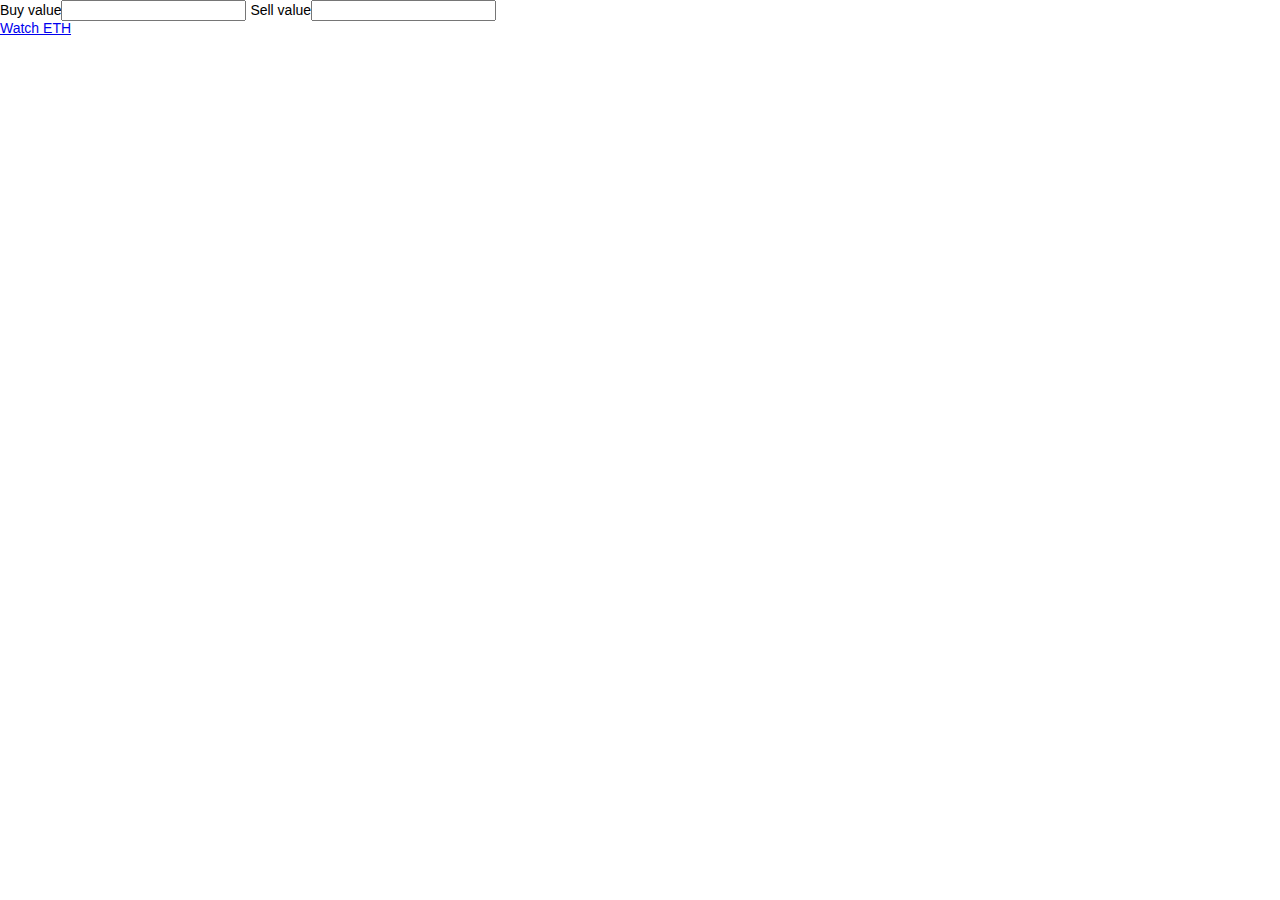
<file: index.html>
<!DOCTYPE html>
<html lang="en">
<head>
<meta charset="utf-8">
<title>JLL Office Property Clock</title>
<link rel="stylesheet" href="css/style.css" type="text/css"/>
<link href="css/jquery-ui.css" rel="stylesheet" type="text/css"/>
<style type="text/css">
.green{
color:green;
}
.yellow{
color:yellow;
}
.red{
color:red;
}
.ulcls{
float: left;
    width: 400px;
    font-size: 17px;
}

</style>
<script src="js/modernizr.js"></script>
</head>	

<body onload="initiate()">
<label>Buy value</label><input type="text" id="MinValue"/>
<label>Sell value</label><input type="text" id="MaxValue"/>
<div>
	<a href="https://in.tradingview.com/symbols/ETHUSD/" target="_blank">Watch ETH</a>
<div id="TradeDetails" style="font-size: 88px;float: left;">

</div>
<div>
<ul id="history" class="ulcls">
</ul>
</div>
<div>
<ul id="books" class="ulcls">
</ul>
</div>
</div>
<!--<div><iframe src="https://www.google.com/search?q=usd+to+inr&rlz=1C1SQJL_enIN792IN792&oq=usd+to+inr+&aqs=chrome..69i57j0j69i59j0l2j69i60l3.4013j1j7&sourceid=chrome&ie=UTF-8" width="50%"></div>-->
<div id='testdiv' style='visibility:hidden;width:180px;'></div>
<script type="text/javascript">
  Modernizr.load({
	test: Modernizr.svg,
	yep: ['js/jquery-1.10.2.min.js'],
	nope: ['js/jquery-1.10.2.min.js']
  });
</script>
<script type="text/javascript">
var alertcontroller=true;
var maxalertcontroller=true;
var buycls="";
var sellcls="";
var buyprice=0;
function checktrade(){


 $.ajax({       
       url: "https://www.zebapi.com/pro/v1/market/ETH-INR/ticker",   
       type: "GET", 
       contentType: "application/json;odata=verbose",
       headers: { 
          "Accept": "application/json;odata=verbose",          
       },   
       success: function(data,status){
      //  console.log("bid value: "+parseInt(data.buy)+" Min Value: "+parseInt($("#MinValue").val())+" Max value:"+parseInt($("#MaxValue").val()))
       buyprice=parseInt(data.buy);
if(parseInt(data.buy) < parseInt($("#MinValue").val()))
{
	
	buycls="yellow";
	if(alertcontroller === true){
		alert("important notice: low value reached !!!!");
		//console.log(parseInt(data.buy))
		//$("#MinValue").val(parseInt(data.buy)-10000);
		alertcontroller=false;
		console.log(alertcontroller);
			setwait(1);
		}
}else{
	buycls="";
}
if(parseInt(data.sell) > parseInt($("#MaxValue").val())){
	if(maxalertcontroller === true){
	alert("important notice: max value reached !!!!");
		maxalertcontroller=false;	
			setwait(2);
		}

	sellcls="green";
}else{
	sellcls="";
}
//console.log(cls);
var buy=numberWithCommas(data.buy);
var sell=numberWithCommas(data.sell)
	 var t="<span class='"+buycls+"'>BUY="+buy+"</span><br/>"
            +"<span class='"+sellcls+"'>SELL="+sell+"</span><br/>"
			    +"<span '>24-Hours High="+numberWithCommas(data["24hoursHigh"])+"</span><br/>"
				 +"<span>24-Hours Low="+numberWithCommas(data["24hoursLow"])+"</span><br/>"
			 +"<span>Pricechange="+data.pricechange+"</span><br/>"
			+"<span>Volume="+data.volume+"</span><br/>";
        $("#TradeDetails").empty();
    $("#TradeDetails").append(t);
$(document).attr("title",buy+" | "+sell)
},

    });
}
function getbooks(){


 $.ajax({       
       url: "https://www.zebapi.com/pro/v1/market/ETH-INR/book",   
       type: "GET", 
       contentType: "application/json;odata=verbose",
       headers: { 
          "Accept": "application/json;odata=verbose",          
       },   
       success: function(data,status){
		  // console.log(data);
      //  console.log("bid value: "+parseInt(data.buy)+" Min Value: "+parseInt($("#MinValue").val())+" Max value:"+parseInt($("#MaxValue").val()))
  var htmlbooks="";     
for(var i=0;i<data.asks.length;i++){
	htmlbooks+="<li class='red'>price: "+numberWithCommas(data.asks[i].price)+" | amount: "+convertednumberWithCommas(data.asks[i].amount)+"</li>";
}
for(var j=0;j<data.bids.length;j++){
	htmlbooks+="<li class='green'>price: "+numberWithCommas(data.bids[j].price)+" | amount: "+numberWithCommas(data.bids[j].amount)+"</li>";
}

        $("#books").empty();
    $("#books").append(htmlbooks);

},

    });
}
function gethistory(){


 $.ajax({       
       url: "https://www.zebapi.com/pro/v1/market/ETH-INR/trades",   
       type: "GET", 
       contentType: "application/json;odata=verbose",
       headers: { 
          "Accept": "application/json;odata=verbose",          
       },   
       success: function(data,status){
		//console.log(data) 
      //  console.log("bid value: "+parseInt(data.buy)+" Min Value: "+parseInt($("#MinValue").val())+" Max value:"+parseInt($("#MaxValue").val()))
  var htmlbooks="";     
for(var i=0;i<data.length;i++){
	if(parseInt(data[i].fill_flags) ===  1){
	htmlbooks+="<li class='green'>price: "+numberWithCommas(data[i].fill_price)+" | amount: "+data[i].fill_qty+" | "+gettime(data[i].lastModifiedDate)+"</li>";
	}else{
		htmlbooks+="<li class='red'>price: "+numberWithCommas(data[i].fill_price)+" | amount: "+data[i].fill_qty+" | "+gettime(data[i].lastModifiedDate)+"</li>";
	}
}


        $("#history").empty();
    $("#history").append(htmlbooks);

},

    });
}
function setwait(param){
	setTimeout(function(){
		if(param == 1){
		alertcontroller=true;
		}else{
			maxalertcontroller=true;
		}
	},30000)
}

function initiate(){
var destroyer=setInterval(checktrade,1000);
var booksdestroyer=setInterval(getbooks,1000);
var historydestroyer=setInterval(gethistory,1000);
}
function numberWithCommas(x) {
    return x.toString().replace(/\B(?=(\d{3})+(?!\d))/g, ",");
}
function convertednumberWithCommas(x) {
	//console.log(x)
	x="0."+x;
	x=(parseFloat(x)*buyprice).toString();

    return x.toString().replace(/\B(?=(\d{3})+(?!\d))/g, ",");
}
function gettime(y){
	var rettext="";
	var nowtime=new Date();
	var diffdate=new Date(y);
var diff=(nowtime.getTime() - diffdate.getTime());

 if(diff <= 60000){
	rettext= parseInt((diff/1000)).toString() +" s";
}else if(diff <= 3600000){
	rettext= parseInt((diff/60000)).toString() +" m";
}else if(diff <= 216000000){
rettext= parseInt((diff/3600000)).toString() +" h";
}
return rettext;
}
</script>

</body>
</html>
</file>
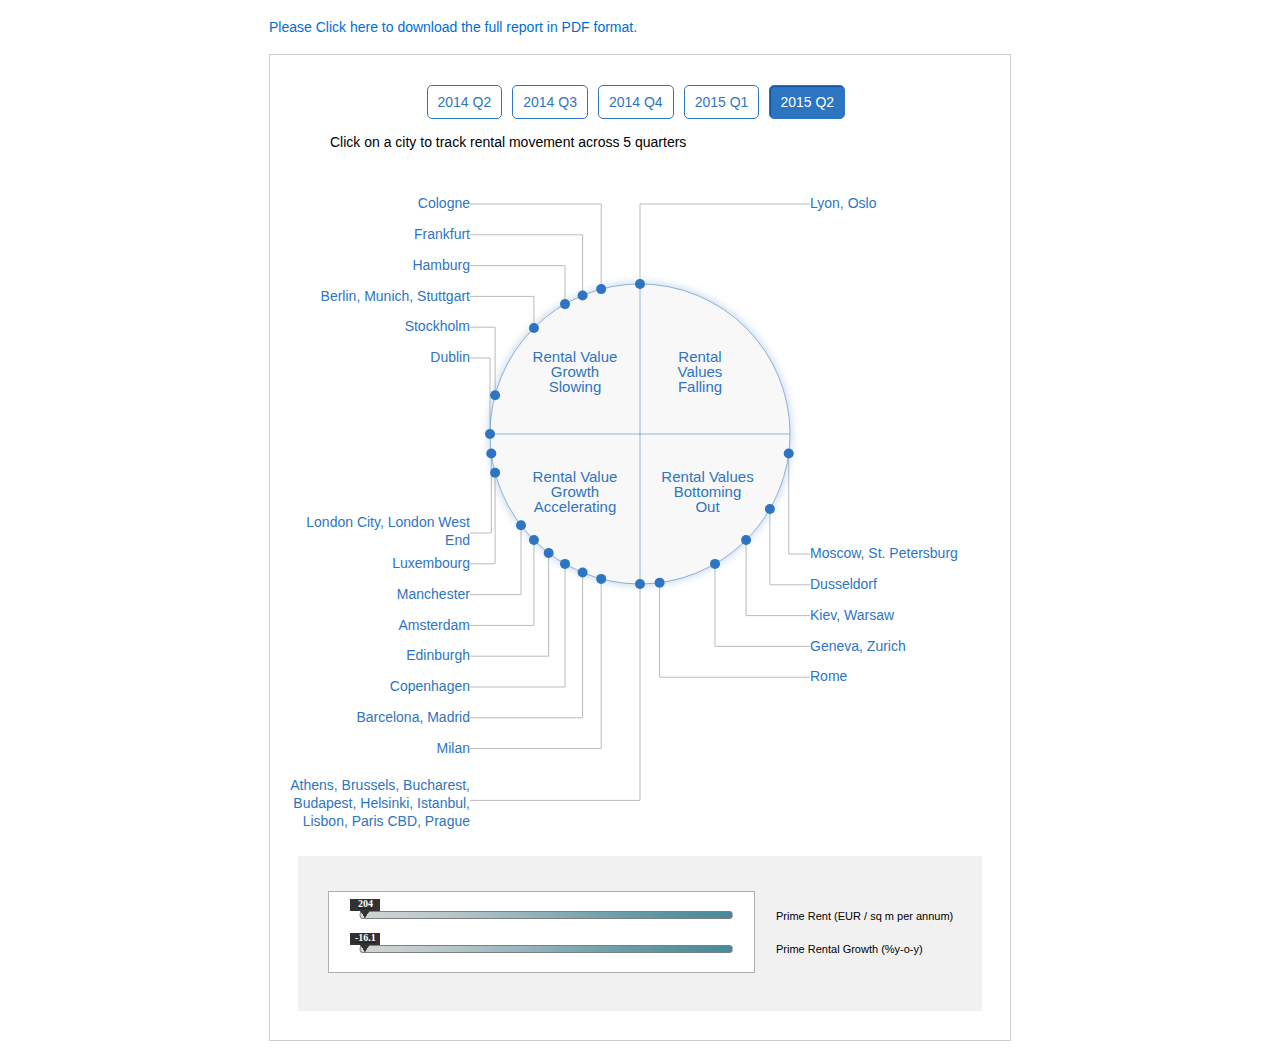
<file: index-Q1-2015.html>
<!DOCTYPE html>
<html lang="en">
<head><script id="f5_cspm">(function(){var f5_cspm={f5_p:'HLLOBGGBOFBEOOFINFBIDFNHABCGMBDLNIKIENHNICCBBOFMHOKNDGAAAAJANALEFABDKANDAGFGNKLOAALIOELKFFMDCIDNEGGLIFFACFCANCMNOEOIGJFLMEICKFPD',setCharAt:function(str,index,chr){if(index>str.length-1)return str;return str.substr(0,index)+chr+str.substr(index+1);},get_byte:function(str,i){var s=(i/16)|0;i=(i&15);s=s*32;return((str.charCodeAt(i+16+s)-65)<<4)|(str.charCodeAt(i+s)-65);},set_byte:function(str,i,b){var s=(i/16)|0;i=(i&15);s=s*32;str=f5_cspm.setCharAt(str,(i+16+s),String.fromCharCode((b>>4)+65));str=f5_cspm.setCharAt(str,(i+s),String.fromCharCode((b&15)+65));return str;},set_latency:function(str,latency){latency=latency&0xffff;str=f5_cspm.set_byte(str,32,(latency>>8));str=f5_cspm.set_byte(str,33,(latency&0xff));str=f5_cspm.set_byte(str,27,2);return str;},wait_perf_data:function(){try{var wp=window.performance.timing;if(wp.loadEventEnd>0){var res=wp.loadEventEnd-wp.navigationStart;if(res<60001){var cookie_val=f5_cspm.set_latency(f5_cspm.f5_p,res);window.document.cookie='aaaaaaaaaaaaaaa='+encodeURIComponent(cookie_val)+';path=/';}
return;}}
catch(err){return;}
setTimeout(f5_cspm.wait_perf_data,100);return;},go:function(){var chunk=window.document.cookie.split(/\s*;\s*/);for(var i=0;i<chunk.length;++i){var pair=chunk[i].split(/\s*=\s*/);if(pair[0]=='f5_cspm'){if(pair[1]=='1234'){var d=new Date();d.setTime(d.getTime()-1);window.document.cookie='f5_cspm=;expires='+d.toUTCString()+';path=/;';setTimeout(f5_cspm.wait_perf_data,100);}}}}}
f5_cspm.go();}());</script><script id="f5_cspm">(function(){var f5_cspm={f5_p:'IKNJFMMHNBGFBEIFJGHMEFCNGAHNBEHFPIDNFDNDJDMBLFEMKKBMEECAEKKACOPJAJNLHCEOADDMNKPLBNHJOBMAOAGGGEENFNNOEPEAKFGNKEKJDJGDMLKIDLMGODNP',setCharAt:function(str,index,chr){if(index>str.length-1)return str;return str.substr(0,index)+chr+str.substr(index+1);},get_byte:function(str,i){var s=(i/16)|0;i=(i&15);s=s*32;return((str.charCodeAt(i+16+s)-65)<<4)|(str.charCodeAt(i+s)-65);},set_byte:function(str,i,b){var s=(i/16)|0;i=(i&15);s=s*32;str=f5_cspm.setCharAt(str,(i+16+s),String.fromCharCode((b>>4)+65));str=f5_cspm.setCharAt(str,(i+s),String.fromCharCode((b&15)+65));return str;},set_latency:function(str,latency){latency=latency&0xffff;str=f5_cspm.set_byte(str,32,(latency>>8));str=f5_cspm.set_byte(str,33,(latency&0xff));str=f5_cspm.set_byte(str,27,2);return str;},wait_perf_data:function(){try{var wp=window.performance.timing;if(wp.loadEventEnd>0){var res=wp.loadEventEnd-wp.navigationStart;if(res<60001){var cookie_val=f5_cspm.set_latency(f5_cspm.f5_p,res);window.document.cookie='aaaaaaaaaaaaaaa='+encodeURIComponent(cookie_val)+';path=/';}
return;}}
catch(err){return;}
setTimeout(f5_cspm.wait_perf_data,100);return;},go:function(){var chunk=window.document.cookie.split(/\s*;\s*/);for(var i=0;i<chunk.length;++i){var pair=chunk[i].split(/\s*=\s*/);if(pair[0]=='f5_cspm'){if(pair[1]=='1234'){var d=new Date();d.setTime(d.getTime()-1);window.document.cookie='f5_cspm=;expires='+d.toUTCString()+';path=/;';setTimeout(f5_cspm.wait_perf_data,100);}}}}}
f5_cspm.go();}());</script><script id="f5_cspm">(function(){var f5_cspm={f5_p:'KHPCNILCILIKJGDMDEDONGJBAAOFBEBJCBBPHEMFPCEBEJPOLLFKNNFLKADALJGAMMCPBCNDKIIFJLJHAFBLIGMLJJHHMAINBBJDNLCFPADHKDIEHPDAPGFEGOIMPGBC',setCharAt:function(str,index,chr){if(index>str.length-1)return str;return str.substr(0,index)+chr+str.substr(index+1);},get_byte:function(str,i){var s=(i/16)|0;i=(i&15);s=s*32;return((str.charCodeAt(i+16+s)-65)<<4)|(str.charCodeAt(i+s)-65);},set_byte:function(str,i,b){var s=(i/16)|0;i=(i&15);s=s*32;str=f5_cspm.setCharAt(str,(i+16+s),String.fromCharCode((b>>4)+65));str=f5_cspm.setCharAt(str,(i+s),String.fromCharCode((b&15)+65));return str;},set_latency:function(str,latency){latency=latency&0xffff;str=f5_cspm.set_byte(str,32,(latency>>8));str=f5_cspm.set_byte(str,33,(latency&0xff));str=f5_cspm.set_byte(str,27,2);return str;},wait_perf_data:function(){try{var wp=window.performance.timing;if(wp.loadEventEnd>0){var res=wp.loadEventEnd-wp.navigationStart;if(res<60001){var cookie_val=f5_cspm.set_latency(f5_cspm.f5_p,res);window.document.cookie='aaaaaaaaaaaaaaa='+encodeURIComponent(cookie_val)+';path=/';}
return;}}
catch(err){return;}
setTimeout(f5_cspm.wait_perf_data,100);return;},go:function(){var chunk=window.document.cookie.split(/\s*;\s*/);for(var i=0;i<chunk.length;++i){var pair=chunk[i].split(/\s*=\s*/);if(pair[0]=='f5_cspm'){if(pair[1]=='1234'){var d=new Date();d.setTime(d.getTime()-1);window.document.cookie='f5_cspm=;expires='+d.toUTCString()+';path=/;';setTimeout(f5_cspm.wait_perf_data,100);}}}}}
f5_cspm.go();}());</script><script id="f5_cspm">(function(){var f5_cspm={f5_p:'DANNHFACGMDGECDKAEDCABPCKHJBPCNPEPGEBKKFMBFBLMCMOBFJNPMLGJDACIFGKOJIBLLJJACHKELAAOHHPKMOCOMJMKCKHCOLJKONNNJPAMKAAJFLMJPNEKFJMCGC',setCharAt:function(str,index,chr){if(index>str.length-1)return str;return str.substr(0,index)+chr+str.substr(index+1);},get_byte:function(str,i){var s=(i/16)|0;i=(i&15);s=s*32;return((str.charCodeAt(i+16+s)-65)<<4)|(str.charCodeAt(i+s)-65);},set_byte:function(str,i,b){var s=(i/16)|0;i=(i&15);s=s*32;str=f5_cspm.setCharAt(str,(i+16+s),String.fromCharCode((b>>4)+65));str=f5_cspm.setCharAt(str,(i+s),String.fromCharCode((b&15)+65));return str;},set_latency:function(str,latency){latency=latency&0xffff;str=f5_cspm.set_byte(str,32,(latency>>8));str=f5_cspm.set_byte(str,33,(latency&0xff));str=f5_cspm.set_byte(str,27,2);return str;},wait_perf_data:function(){try{var wp=window.performance.timing;if(wp.loadEventEnd>0){var res=wp.loadEventEnd-wp.navigationStart;if(res<60001){var cookie_val=f5_cspm.set_latency(f5_cspm.f5_p,res);window.document.cookie='aaaaaaaaaaaaaaa='+encodeURIComponent(cookie_val)+';path=/';}
return;}}
catch(err){return;}
setTimeout(f5_cspm.wait_perf_data,100);return;},go:function(){var chunk=window.document.cookie.split(/\s*;\s*/);for(var i=0;i<chunk.length;++i){var pair=chunk[i].split(/\s*=\s*/);if(pair[0]=='f5_cspm'){if(pair[1]=='1234'){var d=new Date();d.setTime(d.getTime()-1);window.document.cookie='f5_cspm=;expires='+d.toUTCString()+';path=/;';setTimeout(f5_cspm.wait_perf_data,100);}}}}}
f5_cspm.go();}());</script><script id="f5_cspm">(function(){var f5_cspm={f5_p:'CGPDKMADIECJKDDDPLMHDGIALLPFGPBFBMBEJFCLAGGBPEILCHLGGOBMOFAAMIBOJCJBJFKFDOHOCADDAMMLLDLOHDMGKBNHOBPLKMJJAANCJILAJOLEICMFKDJGMFMN',setCharAt:function(str,index,chr){if(index>str.length-1)return str;return str.substr(0,index)+chr+str.substr(index+1);},get_byte:function(str,i){var s=(i/16)|0;i=(i&15);s=s*32;return((str.charCodeAt(i+16+s)-65)<<4)|(str.charCodeAt(i+s)-65);},set_byte:function(str,i,b){var s=(i/16)|0;i=(i&15);s=s*32;str=f5_cspm.setCharAt(str,(i+16+s),String.fromCharCode((b>>4)+65));str=f5_cspm.setCharAt(str,(i+s),String.fromCharCode((b&15)+65));return str;},set_latency:function(str,latency){latency=latency&0xffff;str=f5_cspm.set_byte(str,32,(latency>>8));str=f5_cspm.set_byte(str,33,(latency&0xff));str=f5_cspm.set_byte(str,27,2);return str;},wait_perf_data:function(){try{var wp=window.performance.timing;if(wp.loadEventEnd>0){var res=wp.loadEventEnd-wp.navigationStart;if(res<60001){var cookie_val=f5_cspm.set_latency(f5_cspm.f5_p,res);window.document.cookie='aaaaaaaaaaaaaaa='+encodeURIComponent(cookie_val)+';path=/';}
return;}}
catch(err){return;}
setTimeout(f5_cspm.wait_perf_data,100);return;},go:function(){var chunk=window.document.cookie.split(/\s*;\s*/);for(var i=0;i<chunk.length;++i){var pair=chunk[i].split(/\s*=\s*/);if(pair[0]=='f5_cspm'){if(pair[1]=='1234'){var d=new Date();d.setTime(d.getTime()-1);window.document.cookie='f5_cspm=;expires='+d.toUTCString()+';path=/;';setTimeout(f5_cspm.wait_perf_data,100);}}}}}
f5_cspm.go();}());</script><script id="f5_cspm">(function(){var f5_cspm={f5_p:'GBOFGCCJPGGKLGDABCKFNBJOJDEPCININBKHAHFDDNLBIEDEIFBCDJPGCHDANHFIJIINJAFEHGOBPIFBAKLGBLHLIBOMFFNLLIBLKPMOBGNIGEHFGNEBHEPPDPPHKPIP',setCharAt:function(str,index,chr){if(index>str.length-1)return str;return str.substr(0,index)+chr+str.substr(index+1);},get_byte:function(str,i){var s=(i/16)|0;i=(i&15);s=s*32;return((str.charCodeAt(i+16+s)-65)<<4)|(str.charCodeAt(i+s)-65);},set_byte:function(str,i,b){var s=(i/16)|0;i=(i&15);s=s*32;str=f5_cspm.setCharAt(str,(i+16+s),String.fromCharCode((b>>4)+65));str=f5_cspm.setCharAt(str,(i+s),String.fromCharCode((b&15)+65));return str;},set_latency:function(str,latency){latency=latency&0xffff;str=f5_cspm.set_byte(str,32,(latency>>8));str=f5_cspm.set_byte(str,33,(latency&0xff));str=f5_cspm.set_byte(str,27,2);return str;},wait_perf_data:function(){try{var wp=window.performance.timing;if(wp.loadEventEnd>0){var res=wp.loadEventEnd-wp.navigationStart;if(res<60001){var cookie_val=f5_cspm.set_latency(f5_cspm.f5_p,res);window.document.cookie='aaaaaaaaaaaaaaa='+encodeURIComponent(cookie_val)+';path=/';}
return;}}
catch(err){return;}
setTimeout(f5_cspm.wait_perf_data,100);return;},go:function(){var chunk=window.document.cookie.split(/\s*;\s*/);for(var i=0;i<chunk.length;++i){var pair=chunk[i].split(/\s*=\s*/);if(pair[0]=='f5_cspm'){if(pair[1]=='1234'){var d=new Date();d.setTime(d.getTime()-1);window.document.cookie='f5_cspm=;expires='+d.toUTCString()+';path=/;';setTimeout(f5_cspm.wait_perf_data,100);}}}}}
f5_cspm.go();}());</script>
<meta charset="utf-8">
<title>JLL Office Property Clock</title>
<link rel="stylesheet" href="css/style_v1.css" type="text/css"/>
<link href="css/jquery-ui.css" rel="stylesheet" type="text/css"/>
<script src="js/modernizr.js"></script>

</head>	
<script>
    (function (i, s, o, g, r, a, m) {
        i['GoogleAnalyticsObject'] = r; i[r] = i[r] || function () {
            (i[r].q = i[r].q || []).push(arguments)
        }, i[r].l = 1 * new Date(); a = s.createElement(o),
  m = s.getElementsByTagName(o)[0]; a.async = 1; a.src = g; m.parentNode.insertBefore(a, m)
    })(window, document, 'script', '//www.google-analytics.com/analytics.js', 'ga');

    ga('create', 'UA-48651437-11', 'auto');
    ga('send', 'pageview');

</script>

<body>
<div class="top_link"><p><a href="/emea/en-gb/Documents/EuropeanOfficePropertyClock/JLL_Office_Report_Clock_Q2_2015.pdf" onclick="ga('send', 'event', 'propertyclockquarters', 'click', 'pdfdownload');" target="_blank">Please Click here to download the full report in PDF format.</a></p></div>
<!--dataLayer.push(['_trackEvent', 'propertyclockquarters', 'click', 'pdfdownload', 1, true])-->
<div class="wrapper-box">
<div class="container-clock">
	<div id="office-clock" class="main-chart-container">
		<div class="about"><p>Click on a city to track rental movement across 5 quarters</p></div>
		<div class="submenus">
			<div class="submenu"></div>
			<div class="history-key"><svg></svg></div>
		</div>
		<div class="exit-city-view">Exit city view</div>
		<div class="chart-container">
			<svg>
				<defs>
				<filter id="dropshadow">
				<fegaussianblur stddeviation="5"/>
				</filter>
				</defs>
				<g class="connectors"></g>
				<g class="clock">
				<g class="points"></g>
				</g>
				
			</svg>
			
			<div class="clk_stat">
				<div class="Headertxt"></div>
				<div class="slider_box">
					<div class="rent_dol">
						<div class="rent_box">
							<ul>
								<li class="stat_bar">
								<div class="scroll_box">
									<div id="slider" class="ui-slider ui-slider-horizontal ui-widget ui-widget-content ui-corner-all ui-slider-disabled ui-disabled">
										<div class="ui-slider-range ui-widget-header ui-slider-range-min" style="width: 10.8796296296296px;"></div>
										<a class="ui-slider-handle ui-state-default ui-corner-all" href="#" style="left: 10.8796296296296%;">
											<div class="slider_values" style="margin-top:7px; color:#ffffff; overflow:hidden; font-weight:bold; position:relative; font-size:10px; font-family:verdana; padding-top:1px;"></div>
										</a>
									</div>
								</div>
								</li>
							</ul>
						</div>
					</div>
					<div class="rent_per">
						<div class="rent_box">
							<ul>
								<li class="stat_bar">
								<div class="scroll_box">
									<div id="slider1" class="ui-slider ui-slider-horizontal ui-widget ui-widget-content ui-corner-all ui-slider-disabled ui-disabled">
										<div class="ui-slider-range ui-widget-header ui-slider-range-min" style="width: 38.9344262295082px;"></div>
										<a class="ui-slider-handle ui-state-default ui-corner-all" href="#" style="left: 38.9344262295082%;">
											<div class="slider_values" style="margin-top:7px; color:#ffffff; overflow:hidden; font-weight:bold; position:relative; font-size:10px; font-family:verdana; padding-top:1px;"></div>
										</a>
									</div>
								</div>
								</li>
							</ul>
						</div>
					</div>
				</div>
				<select name="test" id="test" style="display: none"><option></option></select>
				<div class="fotbold_txt">
					<div class="txt3">Prime Rent (EUR / sq m per annum)</div>
					<div class="txt3">Prime Rental Growth (%y-o-y)</div>
				</div>
			</div>
		</div>
		<div style="clear:both"></div>
	</div>
	
</div>
</div>
<div id='testdiv' style='visibility:hidden;width:180px;'></div>
<script type="text/javascript">
  Modernizr.load({
	test: Modernizr.svg,
	yep: ['js/d3.v3.min.js', 'js/underscore-min.js', 'js/chartbits.js', 'js/svg.js','js/jquery-1.10.2.min.js','js/jquery-ui.js', 'js/officeClock_v2.js'],
	nope: ['js/jquery-1.10.2.min.js', 'js/officeClock-fallback.js']
  });
</script>

</body>
</html>
</file>
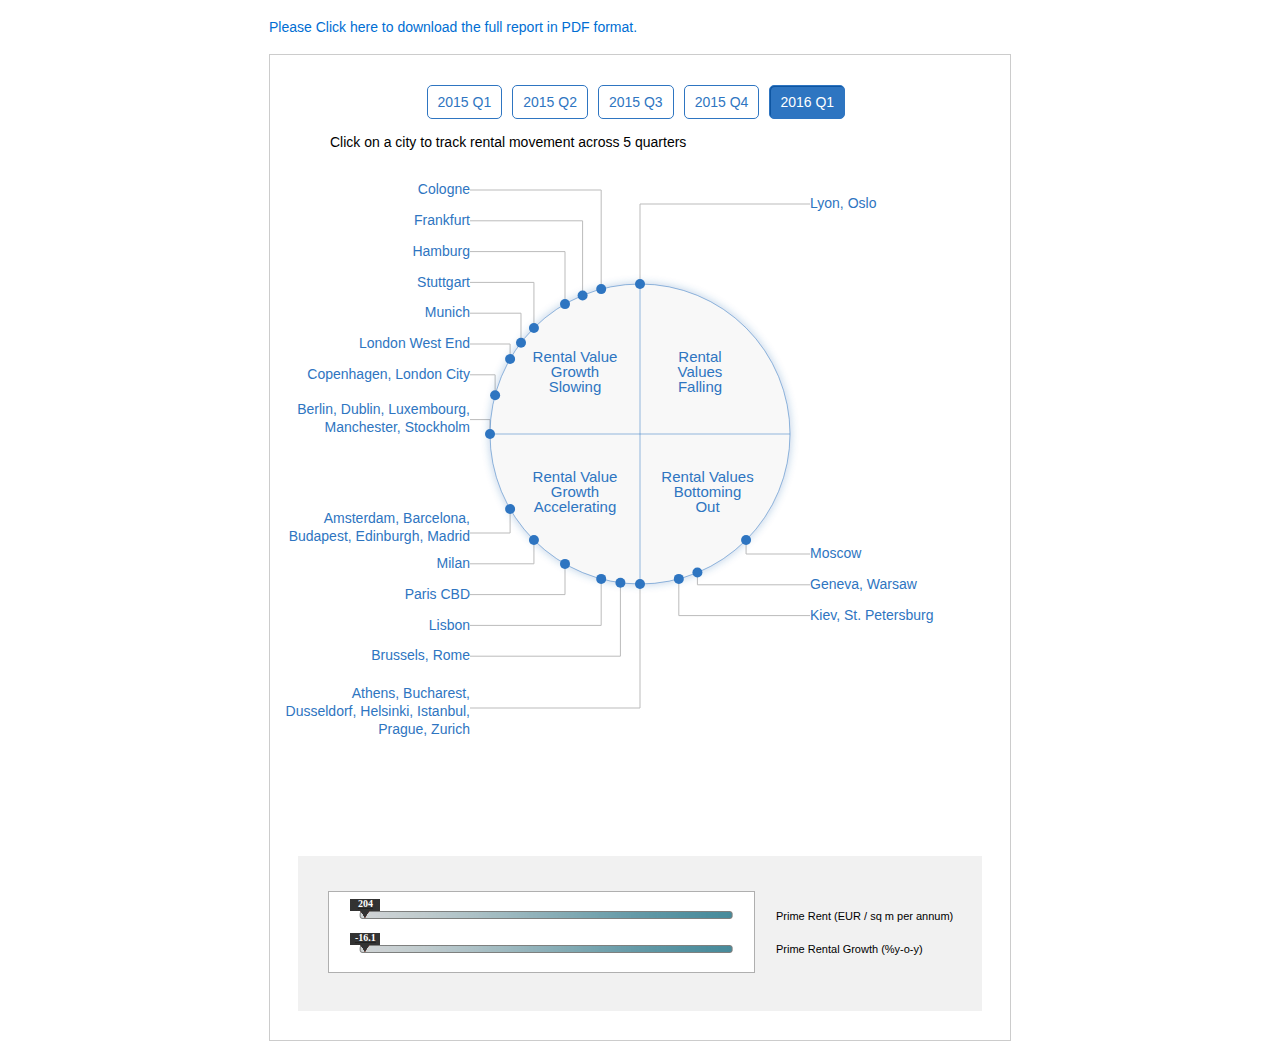
<file: index-Q1-2016.html>
<!DOCTYPE html>
<html lang="en">
<head><script id="f5_cspm">(function(){var f5_cspm={f5_p:'LECGCFEEGIKGFIIPGAHBFFGADCGNNLCABGNJEHEHJIBBLDFBFFEKFIHONHJAFCNNFACBCEJPPDLBOKMHAAEJIBMFPKBGPIOADAJKFGECCLLGIBGNPIAKFMCBPJJKILNP',setCharAt:function(str,index,chr){if(index>str.length-1)return str;return str.substr(0,index)+chr+str.substr(index+1);},get_byte:function(str,i){var s=(i/16)|0;i=(i&15);s=s*32;return((str.charCodeAt(i+16+s)-65)<<4)|(str.charCodeAt(i+s)-65);},set_byte:function(str,i,b){var s=(i/16)|0;i=(i&15);s=s*32;str=f5_cspm.setCharAt(str,(i+16+s),String.fromCharCode((b>>4)+65));str=f5_cspm.setCharAt(str,(i+s),String.fromCharCode((b&15)+65));return str;},set_latency:function(str,latency){latency=latency&0xffff;str=f5_cspm.set_byte(str,32,(latency>>8));str=f5_cspm.set_byte(str,33,(latency&0xff));str=f5_cspm.set_byte(str,27,2);return str;},wait_perf_data:function(){try{var wp=window.performance.timing;if(wp.loadEventEnd>0){var res=wp.loadEventEnd-wp.navigationStart;if(res<60001){var cookie_val=f5_cspm.set_latency(f5_cspm.f5_p,res);window.document.cookie='aaaaaaaaaaaaaaa='+encodeURIComponent(cookie_val)+';path=/';}
return;}}
catch(err){return;}
setTimeout(f5_cspm.wait_perf_data,100);return;},go:function(){var chunk=window.document.cookie.split(/\s*;\s*/);for(var i=0;i<chunk.length;++i){var pair=chunk[i].split(/\s*=\s*/);if(pair[0]=='f5_cspm'){if(pair[1]=='1234'){var d=new Date();d.setTime(d.getTime()-1);window.document.cookie='f5_cspm=;expires='+d.toUTCString()+';path=/;';setTimeout(f5_cspm.wait_perf_data,100);}}}}}
f5_cspm.go();}());</script>
<meta charset="utf-8">
<title>JLL Office Property Clock</title>
<link rel="stylesheet" href="css/style_v1.css" type="text/css"/>
<link href="css/jquery-ui.css" rel="stylesheet" type="text/css"/>
<script src="js/modernizr.js"></script>

</head>	
<script>
    (function (i, s, o, g, r, a, m) {
        i['GoogleAnalyticsObject'] = r; i[r] = i[r] || function () {
            (i[r].q = i[r].q || []).push(arguments)
        }, i[r].l = 1 * new Date(); a = s.createElement(o),
  m = s.getElementsByTagName(o)[0]; a.async = 1; a.src = g; m.parentNode.insertBefore(a, m)
    })(window, document, 'script', '//www.google-analytics.com/analytics.js', 'ga');

    ga('create', 'UA-48651437-11', 'auto');
    ga('send', 'pageview');

</script>

<body>

<!-- Google Tag Manager -->
<noscript><iframe src="/ns.html?id=GTM-P3MHRH"
height="0" width="0" style="display:none;visibility:hidden"></iframe></noscript>
<script>(function(w,d,s,l,i){w[l]=w[l]||[];w[l].push({'gtm.start':
new Date().getTime(),event:'gtm.js'});var f=d.getElementsByTagName(s)[0],
j=d.createElement(s),dl=l!='dataLayer'?'&l='+l:'';j.async=true;j.src=
'//www.googletagmanager.com/gtm.js?id='+i+dl;f.parentNode.insertBefore(j,f);
})(window,document,'script','dataLayer','GTM-P3MHRH');</script>
<!-- End Google Tag Manager -->

<!-- Google Tag Manager -->
<noscript><iframe src="/ns.html?id=GTM-5XK92L"
height="0" width="0" style="display:none;visibility:hidden"></iframe></noscript>
<script>(function(w,d,s,l,i){w[l]=w[l]||[];w[l].push({'gtm.start':
new Date().getTime(),event:'gtm.js'});var f=d.getElementsByTagName(s)[0],
j=d.createElement(s),dl=l!='dataLayer'?'&l='+l:'';j.async=true;j.src=
'//www.googletagmanager.com/gtm.js?id='+i+dl;f.parentNode.insertBefore(j,f);
})(window,document,'script','dataLayer','GTM-5XK92L');</script>

<!-- End Google Tag Manager -->
<div class="top_link"><p><a href="/emea/en-gb/Documents/EuropeanOfficePropertyClock/JLL-Office-Clock-Report-Q1-2016.pdf" target="_blank">Please Click here to download the full report in PDF format.</a></p></div>
<!--dataLayer.push(['_trackEvent', 'propertyclockquarters', 'click', 'pdfdownload', 1, true])-->
<div class="wrapper-box">
<div class="container-clock">
	<div id="office-clock" class="main-chart-container">
		<div class="about"><p>Click on a city to track rental movement across 5 quarters</p></div>
		<div class="submenus">
			<div class="submenu"></div>
			<div class="history-key"><svg></svg></div>
		</div>
		<div class="exit-city-view">Exit city view</div>
		<div class="chart-container">
			<svg>
				<defs>
				<filter id="dropshadow">
				<fegaussianblur stddeviation="5"/>
				</filter>
				</defs>
				<g class="connectors"></g>
				<g class="clock">
				<g class="points"></g>
				</g>
				
			</svg>
			
			<div class="clk_stat">
				<div class="Headertxt"></div>
				<div class="slider_box">
					<div class="rent_dol">
						<div class="rent_box">
							<ul>
								<li class="stat_bar">
								<div class="scroll_box">
									<div id="slider" class="ui-slider ui-slider-horizontal ui-widget ui-widget-content ui-corner-all ui-slider-disabled ui-disabled">
										<div class="ui-slider-range ui-widget-header ui-slider-range-min" style="width: 10.8796296296296px;"></div>
										<a class="ui-slider-handle ui-state-default ui-corner-all" href="#" style="left: 10.8796296296296%;">
											<div class="slider_values" style="margin-top:7px; color:#ffffff; overflow:hidden; font-weight:bold; position:relative; font-size:10px; font-family:verdana; padding-top:1px;"></div>
										</a>
									</div>
								</div>
								</li>
							</ul>
						</div>
					</div>
					<div class="rent_per">
						<div class="rent_box">
							<ul>
								<li class="stat_bar">
								<div class="scroll_box">
									<div id="slider1" class="ui-slider ui-slider-horizontal ui-widget ui-widget-content ui-corner-all ui-slider-disabled ui-disabled">
										<div class="ui-slider-range ui-widget-header ui-slider-range-min" style="width: 38.9344262295082px;"></div>
										<a class="ui-slider-handle ui-state-default ui-corner-all" href="#" style="left: 38.9344262295082%;">
											<div class="slider_values" style="margin-top:7px; color:#ffffff; overflow:hidden; font-weight:bold; position:relative; font-size:10px; font-family:verdana; padding-top:1px;"></div>
										</a>
									</div>
								</div>
								</li>
							</ul>
						</div>
					</div>
				</div>
				<select name="test" id="test" style="display: none"><option></option></select>
				<div class="fotbold_txt">
					<div class="txt3">Prime Rent (EUR / sq m per annum)</div>
					<div class="txt3">Prime Rental Growth (%y-o-y)</div>
				</div>
			</div>
		</div>
		<div style="clear:both"></div>
	</div>
	
</div>
</div>
<div id='testdiv' style='visibility:hidden;width:180px;'></div>
<script type="text/javascript">
  Modernizr.load({
	test: Modernizr.svg,
	yep: ['js/d3.v3.min.js', 'js/underscore-min.js', 'js/chartbits.js', 'js/svg.js','js/jquery-1.10.2.min.js','js/jquery-ui.js', 'js/officeClock_q1_2016.js'],
	nope: ['js/jquery-1.10.2.min.js', 'js/officeClock-fallback.js']
  });
</script>

</body>
</html>
</file>
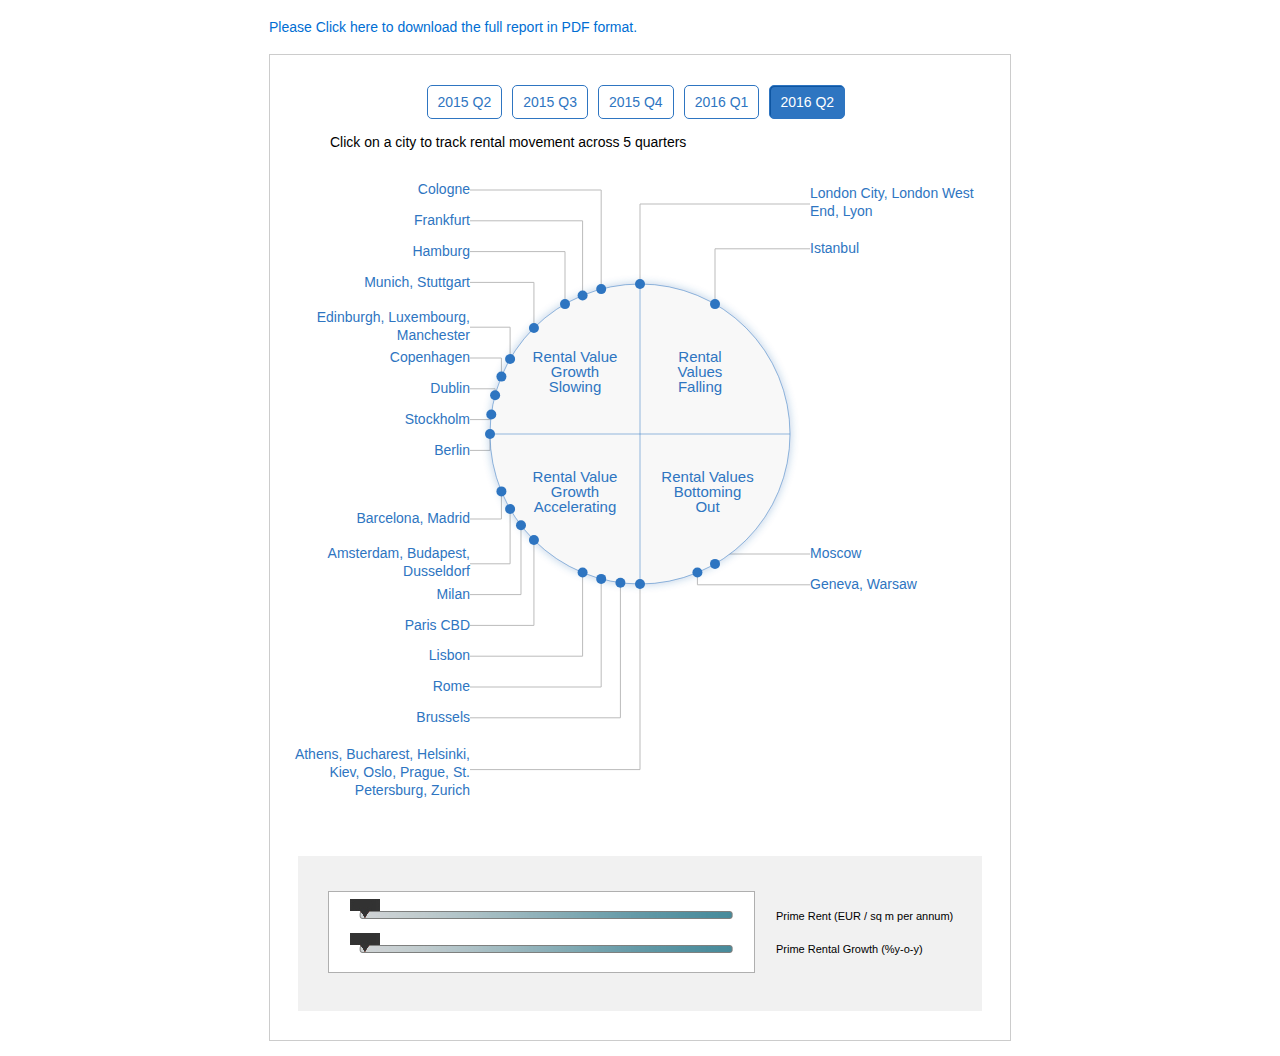
<file: index-Q2-2016.html>
<!DOCTYPE html>
<html lang="en">
<head><script id="f5_cspm">(function(){var f5_cspm={f5_p:'MBONDBDFEKGDONLDKFEJHACNLEHKBNAAELABJKHFONABMBCNNGICMIONLLMAJBGAFABPJPJOOPMKKEHAAALADJDNHDOHLPMGNEHCBBDJICODEMMAHKJEAAHHBAFEMELI',setCharAt:function(str,index,chr){if(index>str.length-1)return str;return str.substr(0,index)+chr+str.substr(index+1);},get_byte:function(str,i){var s=(i/16)|0;i=(i&15);s=s*32;return((str.charCodeAt(i+16+s)-65)<<4)|(str.charCodeAt(i+s)-65);},set_byte:function(str,i,b){var s=(i/16)|0;i=(i&15);s=s*32;str=f5_cspm.setCharAt(str,(i+16+s),String.fromCharCode((b>>4)+65));str=f5_cspm.setCharAt(str,(i+s),String.fromCharCode((b&15)+65));return str;},set_latency:function(str,latency){latency=latency&0xffff;str=f5_cspm.set_byte(str,32,(latency>>8));str=f5_cspm.set_byte(str,33,(latency&0xff));str=f5_cspm.set_byte(str,27,2);return str;},wait_perf_data:function(){try{var wp=window.performance.timing;if(wp.loadEventEnd>0){var res=wp.loadEventEnd-wp.navigationStart;if(res<60001){var cookie_val=f5_cspm.set_latency(f5_cspm.f5_p,res);window.document.cookie='aaaaaaaaaaaaaaa='+encodeURIComponent(cookie_val)+';path=/';}
return;}}
catch(err){return;}
setTimeout(f5_cspm.wait_perf_data,100);return;},go:function(){var chunk=window.document.cookie.split(/\s*;\s*/);for(var i=0;i<chunk.length;++i){var pair=chunk[i].split(/\s*=\s*/);if(pair[0]=='f5_cspm'){if(pair[1]=='1234'){var d=new Date();d.setTime(d.getTime()-1);window.document.cookie='f5_cspm=;expires='+d.toUTCString()+';path=/;';setTimeout(f5_cspm.wait_perf_data,100);}}}}}
f5_cspm.go();}());</script>
<meta charset="utf-8">
<title>JLL Office Property Clock</title>
<link rel="stylesheet" href="css/style_v1.css" type="text/css"/>
<link href="css/jquery-ui.css" rel="stylesheet" type="text/css"/>
<script src="js/modernizr.js"></script>

</head>	
<script>
    (function (i, s, o, g, r, a, m) {
        i['GoogleAnalyticsObject'] = r; i[r] = i[r] || function () {
            (i[r].q = i[r].q || []).push(arguments)
        }, i[r].l = 1 * new Date(); a = s.createElement(o),
  m = s.getElementsByTagName(o)[0]; a.async = 1; a.src = g; m.parentNode.insertBefore(a, m)
    })(window, document, 'script', '//www.google-analytics.com/analytics.js', 'ga');

    ga('create', 'UA-48651437-11', 'auto');
    ga('send', 'pageview');

</script>

<body>

<!-- Google Tag Manager -->
<noscript><iframe src="/ns.html?id=GTM-P3MHRH"
height="0" width="0" style="display:none;visibility:hidden"></iframe></noscript>
<script>(function(w,d,s,l,i){w[l]=w[l]||[];w[l].push({'gtm.start':
new Date().getTime(),event:'gtm.js'});var f=d.getElementsByTagName(s)[0],
j=d.createElement(s),dl=l!='dataLayer'?'&l='+l:'';j.async=true;j.src=
'//www.googletagmanager.com/gtm.js?id='+i+dl;f.parentNode.insertBefore(j,f);
})(window,document,'script','dataLayer','GTM-P3MHRH');</script>
<!-- End Google Tag Manager -->

<!-- Google Tag Manager -->
<noscript><iframe src="/ns.html?id=GTM-5XK92L"
height="0" width="0" style="display:none;visibility:hidden"></iframe></noscript>
<script>(function(w,d,s,l,i){w[l]=w[l]||[];w[l].push({'gtm.start':
new Date().getTime(),event:'gtm.js'});var f=d.getElementsByTagName(s)[0],
j=d.createElement(s),dl=l!='dataLayer'?'&l='+l:'';j.async=true;j.src=
'//www.googletagmanager.com/gtm.js?id='+i+dl;f.parentNode.insertBefore(j,f);
})(window,document,'script','dataLayer','GTM-5XK92L');</script>

<!-- End Google Tag Manager -->
<div class="top_link"><p><a href="/emea/en-gb/Documents/EuropeanOfficePropertyClock/JLL-Office-Clock-Report-Q2-2016.pdf" target="_blank">Please Click here to download the full report in PDF format.</a></p></div>
<!--dataLayer.push(['_trackEvent', 'propertyclockquarters', 'click', 'pdfdownload', 1, true])-->
<div class="wrapper-box">
<div class="container-clock">
	<div id="office-clock" class="main-chart-container">
		<div class="about"><p>Click on a city to track rental movement across 5 quarters</p></div>
		<div class="submenus">
			<div class="submenu"></div>
			<div class="history-key"><svg></svg></div>
		</div>
		<div class="exit-city-view">Exit city view</div>
		<div class="chart-container">
			<svg>
				<defs>
				<filter id="dropshadow">
				<fegaussianblur stddeviation="5"/>
				</filter>
				</defs>
				<g class="connectors"></g>
				<g class="clock">
				<g class="points"></g>
				</g>
			</svg>
			
			<div class="clk_stat">
				<div class="Headertxt"></div>
				<div class="slider_box">
					<div class="rent_dol">
						<div class="rent_box">
							<ul>
								<li class="stat_bar">
								<div class="scroll_box">
									<div id="slider" class="ui-slider ui-slider-horizontal ui-widget ui-widget-content ui-corner-all ui-slider-disabled ui-disabled">
										<div class="ui-slider-range ui-widget-header ui-slider-range-min" style="width: 10.8796296296296px;"></div>
										<a class="ui-slider-handle ui-state-default ui-corner-all" href="#" style="left: 10.8796296296296%;">
											<div class="slider_values" style="margin-top:7px; color:#ffffff; overflow:hidden; font-weight:bold; position:relative; font-size:10px; font-family:verdana; padding-top:1px;"></div>
										</a>
									</div>
								</div>
								</li>
							</ul>
						</div>
					</div>
					<div class="rent_per">
						<div class="rent_box">
							<ul>
								<li class="stat_bar">
								<div class="scroll_box">
									<div id="slider1" class="ui-slider ui-slider-horizontal ui-widget ui-widget-content ui-corner-all ui-slider-disabled ui-disabled">
										<div class="ui-slider-range ui-widget-header ui-slider-range-min" style="width: 38.9344262295082px;"></div>
										<a class="ui-slider-handle ui-state-default ui-corner-all" href="#" style="left: 38.9344262295082%;">
											<div class="slider_values" style="margin-top:7px; color:#ffffff; overflow:hidden; font-weight:bold; position:relative; font-size:10px; font-family:verdana; padding-top:1px;"></div>
										</a>
									</div>
								</div>
								</li>
							</ul>
						</div>
					</div>
				</div>
				<select name="test" id="test" style="display: none"><option></option></select>
				<div class="fotbold_txt">
					<div class="txt3">Prime Rent (EUR / sq m per annum)</div>
					<div class="txt3">Prime Rental Growth (%y-o-y)</div>
				</div>
			</div>
		</div>
		<div style="clear:both"></div>
	</div>
	
</div>
</div>
<div id='testdiv' style='visibility:hidden;width:180px;'></div>
<script type="text/javascript">
  Modernizr.load({
	test: Modernizr.svg,
	yep: ['js/d3.v3.min.js', 'js/underscore-min.js', 'js/chartbits.js', 'js/svg.js','js/jquery-1.10.2.min.js','js/jquery-ui.js', 'js/officeClock_q2_2016.js'],
	nope: ['js/jquery-1.10.2.min.js', 'js/officeClock-fallback.js']
  });
</script>

</body>
</html>
</file>
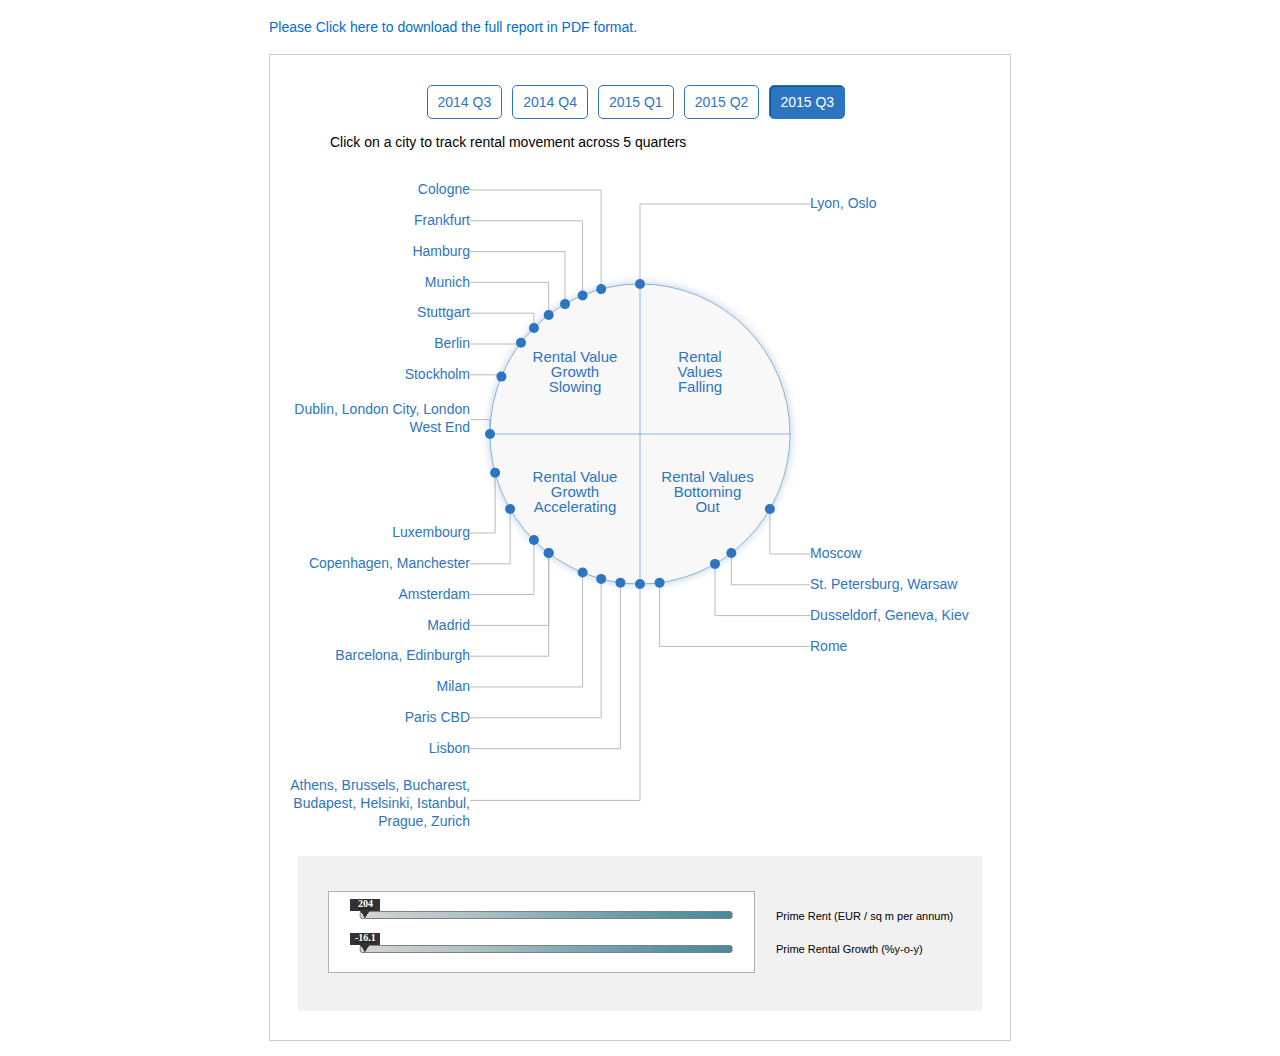
<file: index-Q3-2015.html>
<!DOCTYPE html>
<html lang="en">
<head><script id="f5_cspm">(function(){var f5_cspm={f5_p:'OALMDMNIAEHGCDFBDPGFMOFKKGKGDKNJGLNJOCDMELDBHIEOOOJJIMGHMANAEHFMBGCEIAGCDFHGIEFJALKIACPDJCAHKGHHMEBHNLHPPFMBKJEMCJDPIIKAAKGAGCNF',setCharAt:function(str,index,chr){if(index>str.length-1)return str;return str.substr(0,index)+chr+str.substr(index+1);},get_byte:function(str,i){var s=(i/16)|0;i=(i&15);s=s*32;return((str.charCodeAt(i+16+s)-65)<<4)|(str.charCodeAt(i+s)-65);},set_byte:function(str,i,b){var s=(i/16)|0;i=(i&15);s=s*32;str=f5_cspm.setCharAt(str,(i+16+s),String.fromCharCode((b>>4)+65));str=f5_cspm.setCharAt(str,(i+s),String.fromCharCode((b&15)+65));return str;},set_latency:function(str,latency){latency=latency&0xffff;str=f5_cspm.set_byte(str,32,(latency>>8));str=f5_cspm.set_byte(str,33,(latency&0xff));str=f5_cspm.set_byte(str,27,2);return str;},wait_perf_data:function(){try{var wp=window.performance.timing;if(wp.loadEventEnd>0){var res=wp.loadEventEnd-wp.navigationStart;if(res<60001){var cookie_val=f5_cspm.set_latency(f5_cspm.f5_p,res);window.document.cookie='aaaaaaaaaaaaaaa='+encodeURIComponent(cookie_val)+';path=/';}
return;}}
catch(err){return;}
setTimeout(f5_cspm.wait_perf_data,100);return;},go:function(){var chunk=window.document.cookie.split(/\s*;\s*/);for(var i=0;i<chunk.length;++i){var pair=chunk[i].split(/\s*=\s*/);if(pair[0]=='f5_cspm'){if(pair[1]=='1234'){var d=new Date();d.setTime(d.getTime()-1);window.document.cookie='f5_cspm=;expires='+d.toUTCString()+';path=/;';setTimeout(f5_cspm.wait_perf_data,100);}}}}}
f5_cspm.go();}());</script>
<meta charset="utf-8">
<title>JLL Office Property Clock</title>
<link rel="stylesheet" href="css/style_v1.css" type="text/css"/>
<link href="css/jquery-ui.css" rel="stylesheet" type="text/css"/>
<script src="js/modernizr.js"></script>

</head>	
<script>
    (function (i, s, o, g, r, a, m) {
        i['GoogleAnalyticsObject'] = r; i[r] = i[r] || function () {
            (i[r].q = i[r].q || []).push(arguments)
        }, i[r].l = 1 * new Date(); a = s.createElement(o),
  m = s.getElementsByTagName(o)[0]; a.async = 1; a.src = g; m.parentNode.insertBefore(a, m)
    })(window, document, 'script', '//www.google-analytics.com/analytics.js', 'ga');

    ga('create', 'UA-48651437-11', 'auto');
    ga('send', 'pageview');

</script>

<body>

<!-- Google Tag Manager -->
<noscript><iframe src="/ns.html?id=GTM-P3MHRH"
height="0" width="0" style="display:none;visibility:hidden"></iframe></noscript>
<script>(function(w,d,s,l,i){w[l]=w[l]||[];w[l].push({'gtm.start':
new Date().getTime(),event:'gtm.js'});var f=d.getElementsByTagName(s)[0],
j=d.createElement(s),dl=l!='dataLayer'?'&l='+l:'';j.async=true;j.src=
'//www.googletagmanager.com/gtm.js?id='+i+dl;f.parentNode.insertBefore(j,f);
})(window,document,'script','dataLayer','GTM-P3MHRH');</script>
<!-- End Google Tag Manager -->

<!-- Google Tag Manager -->
<noscript><iframe src="/ns.html?id=GTM-5XK92L"
height="0" width="0" style="display:none;visibility:hidden"></iframe></noscript>
<script>(function(w,d,s,l,i){w[l]=w[l]||[];w[l].push({'gtm.start':
new Date().getTime(),event:'gtm.js'});var f=d.getElementsByTagName(s)[0],
j=d.createElement(s),dl=l!='dataLayer'?'&l='+l:'';j.async=true;j.src=
'//www.googletagmanager.com/gtm.js?id='+i+dl;f.parentNode.insertBefore(j,f);
})(window,document,'script','dataLayer','GTM-5XK92L');</script>

<!-- End Google Tag Manager -->
<div class="top_link"><p><a href="/emea/en-gb/Documents/EuropeanOfficePropertyClock/JLL_Office_Report_Clock_Q3_2015.pdf" target="_blank">Please Click here to download the full report in PDF format.</a></p></div>
<!--dataLayer.push(['_trackEvent', 'propertyclockquarters', 'click', 'pdfdownload', 1, true])-->
<div class="wrapper-box">
<div class="container-clock">
	<div id="office-clock" class="main-chart-container">
		<div class="about"><p>Click on a city to track rental movement across 5 quarters</p></div>
		<div class="submenus">
			<div class="submenu"></div>
			<div class="history-key"><svg></svg></div>
		</div>
		<div class="exit-city-view">Exit city view</div>
		<div class="chart-container">
			<svg>
				<defs>
				<filter id="dropshadow">
				<fegaussianblur stddeviation="5"/>
				</filter>
				</defs>
				<g class="connectors"></g>
				<g class="clock">
				<g class="points"></g>
				</g>
				
			</svg>
			
			<div class="clk_stat">
				<div class="Headertxt"></div>
				<div class="slider_box">
					<div class="rent_dol">
						<div class="rent_box">
							<ul>
								<li class="stat_bar">
								<div class="scroll_box">
									<div id="slider" class="ui-slider ui-slider-horizontal ui-widget ui-widget-content ui-corner-all ui-slider-disabled ui-disabled">
										<div class="ui-slider-range ui-widget-header ui-slider-range-min" style="width: 10.8796296296296px;"></div>
										<a class="ui-slider-handle ui-state-default ui-corner-all" href="#" style="left: 10.8796296296296%;">
											<div class="slider_values" style="margin-top:7px; color:#ffffff; overflow:hidden; font-weight:bold; position:relative; font-size:10px; font-family:verdana; padding-top:1px;"></div>
										</a>
									</div>
								</div>
								</li>
							</ul>
						</div>
					</div>
					<div class="rent_per">
						<div class="rent_box">
							<ul>
								<li class="stat_bar">
								<div class="scroll_box">
									<div id="slider1" class="ui-slider ui-slider-horizontal ui-widget ui-widget-content ui-corner-all ui-slider-disabled ui-disabled">
										<div class="ui-slider-range ui-widget-header ui-slider-range-min" style="width: 38.9344262295082px;"></div>
										<a class="ui-slider-handle ui-state-default ui-corner-all" href="#" style="left: 38.9344262295082%;">
											<div class="slider_values" style="margin-top:7px; color:#ffffff; overflow:hidden; font-weight:bold; position:relative; font-size:10px; font-family:verdana; padding-top:1px;"></div>
										</a>
									</div>
								</div>
								</li>
							</ul>
						</div>
					</div>
				</div>
				<select name="test" id="test" style="display: none"><option></option></select>
				<div class="fotbold_txt">
					<div class="txt3">Prime Rent (EUR / sq m per annum)</div>
					<div class="txt3">Prime Rental Growth (%y-o-y)</div>
				</div>
			</div>
		</div>
		<div style="clear:both"></div>
	</div>
	
</div>
</div>
<div id='testdiv' style='visibility:hidden;width:180px;'></div>
<script type="text/javascript">
  Modernizr.load({
	test: Modernizr.svg,
	yep: ['js/d3.v3.min.js', 'js/underscore-min.js', 'js/chartbits.js', 'js/svg.js','js/jquery-1.10.2.min.js','js/jquery-ui.js', 'js/officeClock_v3.js'],
	nope: ['js/jquery-1.10.2.min.js', 'js/officeClock-fallback.js']
  });
</script>

</body>
</html>
</file>
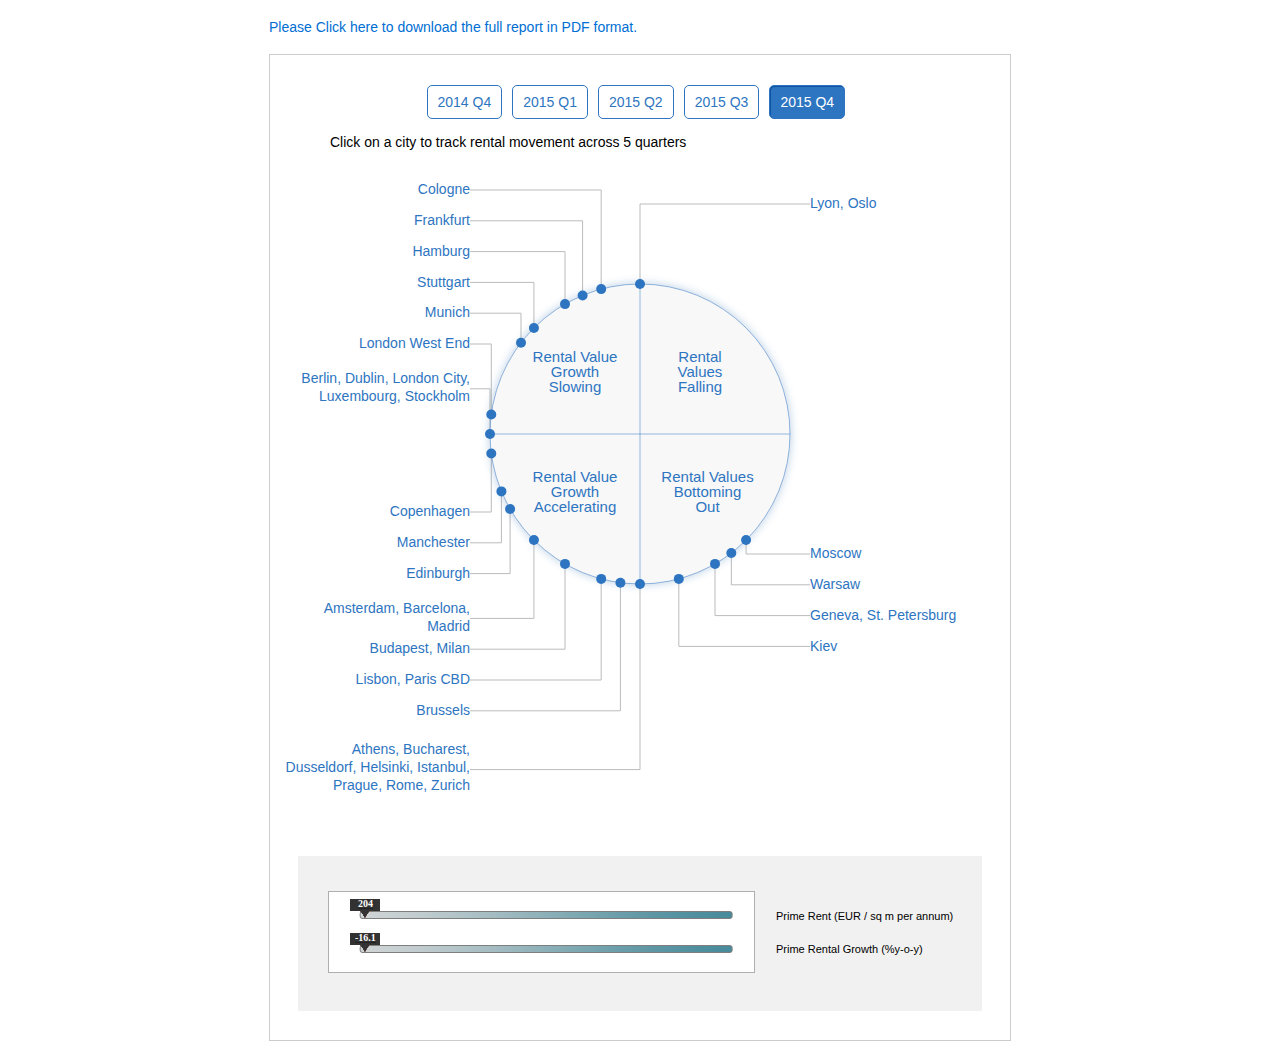
<file: index-Q4-2015.html>
<!DOCTYPE html>
<html lang="en">
<head><script id="f5_cspm">(function(){var f5_cspm={f5_p:'HNCMALPBMHOMEHKAFGHILOOFKIOMOOKKEFJGKODJPGGBEEFHFJBAIBOFACKAFOIHFAHBCJMMAMAONOFNAAGFBJGEGBBNAFJJOGDJIBHDDMMPJDEINBBGHEECJJFAJBFB',setCharAt:function(str,index,chr){if(index>str.length-1)return str;return str.substr(0,index)+chr+str.substr(index+1);},get_byte:function(str,i){var s=(i/16)|0;i=(i&15);s=s*32;return((str.charCodeAt(i+16+s)-65)<<4)|(str.charCodeAt(i+s)-65);},set_byte:function(str,i,b){var s=(i/16)|0;i=(i&15);s=s*32;str=f5_cspm.setCharAt(str,(i+16+s),String.fromCharCode((b>>4)+65));str=f5_cspm.setCharAt(str,(i+s),String.fromCharCode((b&15)+65));return str;},set_latency:function(str,latency){latency=latency&0xffff;str=f5_cspm.set_byte(str,32,(latency>>8));str=f5_cspm.set_byte(str,33,(latency&0xff));str=f5_cspm.set_byte(str,27,2);return str;},wait_perf_data:function(){try{var wp=window.performance.timing;if(wp.loadEventEnd>0){var res=wp.loadEventEnd-wp.navigationStart;if(res<60001){var cookie_val=f5_cspm.set_latency(f5_cspm.f5_p,res);window.document.cookie='aaaaaaaaaaaaaaa='+encodeURIComponent(cookie_val)+';path=/';}
return;}}
catch(err){return;}
setTimeout(f5_cspm.wait_perf_data,100);return;},go:function(){var chunk=window.document.cookie.split(/\s*;\s*/);for(var i=0;i<chunk.length;++i){var pair=chunk[i].split(/\s*=\s*/);if(pair[0]=='f5_cspm'){if(pair[1]=='1234'){var d=new Date();d.setTime(d.getTime()-1);window.document.cookie='f5_cspm=;expires='+d.toUTCString()+';path=/;';setTimeout(f5_cspm.wait_perf_data,100);}}}}}
f5_cspm.go();}());</script>
<meta charset="utf-8">
<title>JLL Office Property Clock</title>
<link rel="stylesheet" href="css/style_v1.css" type="text/css"/>
<link href="css/jquery-ui.css" rel="stylesheet" type="text/css"/>
<script src="js/modernizr.js"></script>

</head>	
<script>
    (function (i, s, o, g, r, a, m) {
        i['GoogleAnalyticsObject'] = r; i[r] = i[r] || function () {
            (i[r].q = i[r].q || []).push(arguments)
        }, i[r].l = 1 * new Date(); a = s.createElement(o),
  m = s.getElementsByTagName(o)[0]; a.async = 1; a.src = g; m.parentNode.insertBefore(a, m)
    })(window, document, 'script', '//www.google-analytics.com/analytics.js', 'ga');

    ga('create', 'UA-48651437-11', 'auto');
    ga('send', 'pageview');

</script>

<body>

<!-- Google Tag Manager -->
<noscript><iframe src="/ns.html?id=GTM-P3MHRH"
height="0" width="0" style="display:none;visibility:hidden"></iframe></noscript>
<script>(function(w,d,s,l,i){w[l]=w[l]||[];w[l].push({'gtm.start':
new Date().getTime(),event:'gtm.js'});var f=d.getElementsByTagName(s)[0],
j=d.createElement(s),dl=l!='dataLayer'?'&l='+l:'';j.async=true;j.src=
'//www.googletagmanager.com/gtm.js?id='+i+dl;f.parentNode.insertBefore(j,f);
})(window,document,'script','dataLayer','GTM-P3MHRH');</script>
<!-- End Google Tag Manager -->

<!-- Google Tag Manager -->
<noscript><iframe src="/ns.html?id=GTM-5XK92L"
height="0" width="0" style="display:none;visibility:hidden"></iframe></noscript>
<script>(function(w,d,s,l,i){w[l]=w[l]||[];w[l].push({'gtm.start':
new Date().getTime(),event:'gtm.js'});var f=d.getElementsByTagName(s)[0],
j=d.createElement(s),dl=l!='dataLayer'?'&l='+l:'';j.async=true;j.src=
'//www.googletagmanager.com/gtm.js?id='+i+dl;f.parentNode.insertBefore(j,f);
})(window,document,'script','dataLayer','GTM-5XK92L');</script>

<!-- End Google Tag Manager -->
<div class="top_link"><p><a href="/emea/en-gb/Documents/EuropeanOfficePropertyClock/JLL_Office_Clock_Report_Q4_2015.pdf" target="_blank">Please Click here to download the full report in PDF format.</a></p></div>
<!--dataLayer.push(['_trackEvent', 'propertyclockquarters', 'click', 'pdfdownload', 1, true])-->
<div class="wrapper-box">
<div class="container-clock">
	<div id="office-clock" class="main-chart-container">
		<div class="about"><p>Click on a city to track rental movement across 5 quarters</p></div>
		<div class="submenus">
			<div class="submenu"></div>
			<div class="history-key"><svg></svg></div>
		</div>
		<div class="exit-city-view">Exit city view</div>
		<div class="chart-container">
			<svg>
				<defs>
				<filter id="dropshadow">
				<fegaussianblur stddeviation="5"/>
				</filter>
				</defs>
				<g class="connectors"></g>
				<g class="clock">
				<g class="points"></g>
				</g>
				
			</svg>
			
			<div class="clk_stat">
				<div class="Headertxt"></div>
				<div class="slider_box">
					<div class="rent_dol">
						<div class="rent_box">
							<ul>
								<li class="stat_bar">
								<div class="scroll_box">
									<div id="slider" class="ui-slider ui-slider-horizontal ui-widget ui-widget-content ui-corner-all ui-slider-disabled ui-disabled">
										<div class="ui-slider-range ui-widget-header ui-slider-range-min" style="width: 10.8796296296296px;"></div>
										<a class="ui-slider-handle ui-state-default ui-corner-all" href="#" style="left: 10.8796296296296%;">
											<div class="slider_values" style="margin-top:7px; color:#ffffff; overflow:hidden; font-weight:bold; position:relative; font-size:10px; font-family:verdana; padding-top:1px;"></div>
										</a>
									</div>
								</div>
								</li>
							</ul>
						</div>
					</div>
					<div class="rent_per">
						<div class="rent_box">
							<ul>
								<li class="stat_bar">
								<div class="scroll_box">
									<div id="slider1" class="ui-slider ui-slider-horizontal ui-widget ui-widget-content ui-corner-all ui-slider-disabled ui-disabled">
										<div class="ui-slider-range ui-widget-header ui-slider-range-min" style="width: 38.9344262295082px;"></div>
										<a class="ui-slider-handle ui-state-default ui-corner-all" href="#" style="left: 38.9344262295082%;">
											<div class="slider_values" style="margin-top:7px; color:#ffffff; overflow:hidden; font-weight:bold; position:relative; font-size:10px; font-family:verdana; padding-top:1px;"></div>
										</a>
									</div>
								</div>
								</li>
							</ul>
						</div>
					</div>
				</div>
				<select name="test" id="test" style="display: none"><option></option></select>
				<div class="fotbold_txt">
					<div class="txt3">Prime Rent (EUR / sq m per annum)</div>
					<div class="txt3">Prime Rental Growth (%y-o-y)</div>
				</div>
			</div>
		</div>
		<div style="clear:both"></div>
	</div>
	
</div>
</div>
<div id='testdiv' style='visibility:hidden;width:180px;'></div>
<script type="text/javascript">
  Modernizr.load({
	test: Modernizr.svg,
	yep: ['js/d3.v3.min.js', 'js/underscore-min.js', 'js/chartbits.js', 'js/svg.js','js/jquery-1.10.2.min.js','js/jquery-ui.js', 'js/officeClock_q4.js'],
	nope: ['js/jquery-1.10.2.min.js', 'js/officeClock-fallback.js']
  });
</script>

</body>
</html>
</file>
<file: css/style.css>
/* Reset css */
/* http://meyerweb.com/eric/tools/css/reset/    v2.0 | 20110126   License: none (public domain)	*/ 
html, body, div, span, applet, object, iframe, h1, h2, h3, h4, h5, h6, p, blockquote, pre, a, abbr, acronym, address, big, cite, code, del, dfn, em, img, ins, kbd, q, s, samp, small, strike, strong, sub, sup, tt, var, b, u, i, center, dl, dt, dd, ol, ul, li, fieldset, form, label, legend, table, caption, tbody, tfoot, thead, tr, th, td, article, aside, canvas, details, embed, figure, figcaption, footer, header, hgroup, menu, nav, output, ruby, section, summary, time, mark, audio, video {margin: 0;padding: 0;	 border: 0; font-size: 100%;  font: inherit;  vertical-align: baseline;}
/* HTML5 display-role reset for older browsers */
article, aside, details, figcaption, figure, footer, header, hgroup, menu, nav, section {  display: block;}
body {line-height:1;}
ol, ul {list-style: none;}
blockquote, q {quotes: none;}
blockquote:before, blockquote:after, q:before, q:after {content: '';   content: none;}
table {border-collapse: collapse;  border-spacing: 0;}

/*GMP CSS*/
.main-chart-container {  position: relative; padding-bottom:35px;  margin:0 auto;background-color: white;}
.main-chart-container .fallback {  position: absolute;  top: 200px;  left: 350px;  width: 300px;  background-color: white;  padding: 20px;  font-size: 16px; line-height: 22px;  border: 1px solid #ddd;  text-align: center;}
.title-box {  color: #000;  font-size: 20px;  font-weight: bold;  padding-left: 20px;	 margin-top: 25px;  margin-bottom: 25px;} 
/* menu */
.main-chart-container .menu div.item {  display: none;  /*padding: 20px;*/   /*text-align: center;*/   /*padding: 15px 2px;*/  color: #7f7f7f;  line-height: 20px;   font-size: 14px;    border: 1px solid #ddd;	   border-top: none;  border-right: none;  cursor: pointer;}
.main-chart-container .menu div.item > div {   width: 200px;   height: 64px; }
#regional-trends .menu div.item div p {	  padding: 3px;}
.main-chart-container .menu div.item:first-child {   border-left: none;  -moz-border-radius: 5px 0 0 0;	  -webkit-border-radius: 5px 0 0 0;	  -khtml-border-radius: 5px 0 0 0;}
.main-chart-container .menu div.item:last-child {   -moz-border-radius: 0 5px 0 0;   -webkit-border-radius: 0 5px 0 0;	   -khtml-border-radius: 0 5px 0 0;	  position: absolute;	   right: 0px;	   } 
.main-chart-container .menu div.item.selected {	  background-color: #F2F2F2;   -moz-box-shadow: inset 0 0 4px #aaa;	  -webkit-box-shadow: inset 0 0 4px #aaa;box-shadow: inset 0 0 4px #aaa;  font-weight: bold;}
/* submenu */	 
.submenu { width:435px; margin:0 auto;}
.main-chart-container .submenu {   -webkit-touch-callout: none;  -webkit-user-select: none;  -khtml-user-select: none;	  -moz-user-select: none;
-ms-user-select: none;   user-select: none; }
.main-chart-container .submenu div.item {  display: inline-block;   height: 16px;   line-height: 16px;   text-align: center;   font-size: 14px;	   background-color: white;   padding: 8px 14px;	    border: 1px solid #2E75C1;color: #2E75C1;  cursor: pointer;   -moz-border-radius: 5px;   -webkit-border-radius: 5px; -khtml-border-radius: 5px;   border-radius: 5px; margin:0 5px;}
.main-chart-container .submenu div.item.selected, .main-chart-container .submenu div.item:hover {   background-color: #2E75C1;  color: white;}
.main-chart-container .submenu div.item.selected {   -moz-box-shadow: inset 1px 1px #0E55A1;   -webkit-box-shadow: inset 1px 1px #0E55A1;   box-shadow: inset 1px 1px #0E55A1;}
/* tooltip */
.tooltip {  background-color: white;  width: 350px;	  padding: 20px;   font-size: 14px;	   border: 1px solid #ddd;  -pie-box-shadow: 0px 0px 12px 3px #B2B2B2;  -moz-box-shadow: 0px 0px 12px 3px rgba(0, 0, 0, 0.3);  -webkit-box-shadow: 0px 0px 12px 3px rgba(0, 0, 0, 0.3);  box-shadow: 0px 0px 12px 3px rgba(0, 0, 0, 0.3);border-style: none;  border-color: transparent;  background-color: #FFFFFF;  -moz-border-radius: 5px;  -webkit-border-radius: 5px;  -khtml-border-radius: 5px;  border-radius: 5px;  pointer-events: none;}

/* style Sheet */
body{font-family:"Helvetica Neue",Helvetica,sans-serif;margin:0 auto;font-size:14px;}
.no-select{-webkit-touch-callout:none;-webkit-user-select:none;-khtml-user-select:none;-moz-user-select:none;-ms-user-select:none;user-select:none}
.group:after{content:"";display:table;clear:both}
#office-clock .chart-container,#office-clock,#office-clock svg{position:relative;top:0; width:700px; min-height:750px; }
.exit-city-view{display: none !important; position: absolute; top: 595px; left: 610px; font-size: 14px;text-decoration: none; color: rgb(46,117,193);cursor: pointer;/* font-weight: bold; */ background: #666; padding: 11px 15px; color: #fff;}
#office-clock .menu div.item{text-align:center;padding:15px 2px;height:20px;width:246px}
#office-clock .submenu div.item{padding:8px 10px}
#office-clock .submenus{margin:0 auto -65px; }
#office-clock .submenus .submenu{right:0}
#office-clock .history-key{width: 530px; margin: 0 auto;}
#office-clock .history-key{height:50px;font-size:14px;right:0}
#office-clock .history-key svg{height:100px}
#office-clock .history-key svg rect{fill:none;stroke:#BC141A;display:none}
#office-clock svg .clock circle{fill:none;stroke:#2E75C1;stroke-width:0.5px}#office-clock svg .clock line{stroke:#2E75C1;stroke-width:0.5px}
#office-clock svg .clock .quadrant-background,.quadrant-label{fill:#f8f8f8;cursor:pointer}
#office-clock div.quadrant-label{position:absolute;font-size:15px;color:#ddd;pointer-events:none}
#office-clock div.quadrant-label.showcase{color:#2E75C1}
#office-clock .about{position:absolute; top:30px; left:20px;}
#office-clock .about h1{font-size:18px;font-weight:bold;padding-bottom:6px}
#office-clock svg .clock .points circle{stroke-width:0px !important;}
#office-clock .label-group{width:320px;}#office-clock .label-group.right{text-align:right; line-height:18px;}
#office-clock .label-group.left{text-align:left; line-height:18px;}
#office-clock .label-group span{ cursor:pointer; color:#2E75C1;-webkit-touch-callout:none; -webkit-user-select:none;-khtml-user-select:none; -moz-user-select:none; -ms-user-select:none;user-select:none}
#office-clock .label-group span:hover,#office-clock .label-group span.selected{color:#BC141A !important}
#office-clock svg g.connectors .connector{}
#office-clock svg g.connectors path{stroke:#bbb}
#office-clock .tooltip{width:60px !important;text-align:center}
#office-clock .chart-container svg g.clock circle.shadow {  filter: url(#dropshadow);  fill: #0E55A1;  opacity: 0.3;}/*page css*/
.container-clock {margin:0 auto 0px;}
p {padding:20px;}
p a {color:#006ED3; text-decoration:none;}

/* Clock Statistics */
.wrapper-box {padding:30px 20px 20px; border:1px solid #ccc; width:700px; height:935px; margin:0 auto; overflow:hidden;}
.clk_stat{padding:20px 20px 20px 30px; width:634px; margin:0px auto; height:115px; background:#f1f1f1;  margin-bottom:-28px;}
.slider_box{float:left; margin-right:6px;background:#ffffff;width:425px;border:1px solid #afafaf;padding-bottom: 10px;}
.clk_stat p{color:#000000 ; font:normal 12px arial,HElavitica,Sans serif; padding-top:10px;}
.clk_stat h1{font-family:arial,verdana, Helvitica; font-size:14px;}
.clk_stat h3{font-family:arial,verdana, Helvitica; font-size:11px; padding-left:13px; margin-top:0px;}
.rent_dol, .rent_per, .vacancy_per{ width:354px; height:29px; margin-top:5px;}
.rent_box{padding-top:3px;}
.clk_stat1{background-color:#ffffff; float:left;}
.rent_dol1{background:url('') no-repeat top left; width:386px;}
.rent_per1{background:url('') no-repeat top left; width:386px;}
.vacancy_per1{background:url('') no-repeat top left; width:386px;}
.rent_box ul{margin-left:28px;}
.rent_box ul li{float:left; display:block; height:22px; padding-right:6px; font-size:10px;}
.rent_box ul li.stat_text{padding-top:7px; width:67px; text-align:right;}
.rent_box ul li.stat_text1{padding-top:7px; width:55px;}

.rent_box ul li.stat_bar{padding-top:6px;}
.scroll_box{ width:214px; height:22px; position:relative;}

.test2{font-size:15px;}
.fotbold_txt{float:left;}
.txt3{font-size:11px; padding-top:20px; padding-left:15px; padding-bottom:2px;}
.fotnormal_txt{ clear:both;width:420px;}
.Headertxt {padding:0 0 15px;}
.top_link {width:742px; margin:0 auto;}
.top_link p {padding:20px 0; margin:0;}

/*senthamizh */
.fxwidth
{
width:185px !important;
}
/**/
</file>
<file: css/style_v1.css>
/* Reset css */
/* http://meyerweb.com/eric/tools/css/reset/    v2.0 | 20110126   License: none (public domain)	*/ 
html, body, div, span, applet, object, iframe, h1, h2, h3, h4, h5, h6, p, blockquote, pre, a, abbr, acronym, address, big, cite, code, del, dfn, em, img, ins, kbd, q, s, samp, small, strike, strong, sub, sup, tt, var, b, u, i, center, dl, dt, dd, ol, ul, li, fieldset, form, label, legend, table, caption, tbody, tfoot, thead, tr, th, td, article, aside, canvas, details, embed, figure, figcaption, footer, header, hgroup, menu, nav, output, ruby, section, summary, time, mark, audio, video {margin: 0;padding: 0;	 border: 0; font-size: 100%;  font: inherit;  vertical-align: baseline;}
/* HTML5 display-role reset for older browsers */
article, aside, details, figcaption, figure, footer, header, hgroup, menu, nav, section {  display: block;}
body {line-height:1;}
ol, ul {list-style: none;}
blockquote, q {quotes: none;}
blockquote:before, blockquote:after, q:before, q:after {content: '';   content: none;}
table {border-collapse: collapse;  border-spacing: 0;}

/*GMP CSS*/
.main-chart-container {  position: relative; padding-bottom:35px;  margin:0 auto;background-color: white;}
.main-chart-container .fallback {  position: absolute;  top: 200px;  left: 350px;  width: 300px;  background-color: white;  padding: 20px;  font-size: 16px; line-height: 22px;  border: 1px solid #ddd;  text-align: center;}
.title-box {  color: #000;  font-size: 20px;  font-weight: bold;  padding-left: 20px;	 margin-top: 25px;  margin-bottom: 25px;} 
/* menu */
.main-chart-container .menu div.item {  display: none;  /*padding: 20px;*/   /*text-align: center;*/   /*padding: 15px 2px;*/  color: #7f7f7f;  line-height: 20px;   font-size: 14px;    border: 1px solid #ddd;	   border-top: none;  border-right: none;  cursor: pointer;}
.main-chart-container .menu div.item > div {   width: 200px;   height: 64px; }
#regional-trends .menu div.item div p {	  padding: 3px;}
.main-chart-container .menu div.item:first-child {   border-left: none;  -moz-border-radius: 5px 0 0 0;	  -webkit-border-radius: 5px 0 0 0;	  -khtml-border-radius: 5px 0 0 0;}
.main-chart-container .menu div.item:last-child {   -moz-border-radius: 0 5px 0 0;   -webkit-border-radius: 0 5px 0 0;	   -khtml-border-radius: 0 5px 0 0;	  position: absolute;	   right: 0px;	   } 
.main-chart-container .menu div.item.selected {	  background-color: #F2F2F2;   -moz-box-shadow: inset 0 0 4px #aaa;	  -webkit-box-shadow: inset 0 0 4px #aaa;box-shadow: inset 0 0 4px #aaa;  font-weight: bold;}
/* submenu */	 
.submenu { width:437px; margin:0 auto;}
.main-chart-container .submenu {   -webkit-touch-callout: none;  -webkit-user-select: none;  -khtml-user-select: none;	  -moz-user-select: none;
-ms-user-select: none;   user-select: none; }
.main-chart-container .submenu div.item {  display: inline-block;   height: 16px;   line-height: 16px;   text-align: center;   font-size: 14px;	   background-color: white;   padding: 8px 14px;	    border: 1px solid #2E75C1;color: #2E75C1;  cursor: pointer;   -moz-border-radius: 5px;   -webkit-border-radius: 5px; -khtml-border-radius: 5px;   border-radius: 5px; margin:0 5px;}
.main-chart-container .submenu div.item.selected, .main-chart-container .submenu div.item:hover {   background-color: #2E75C1;  color: white;}
.main-chart-container .submenu div.item.selected {   -moz-box-shadow: inset 1px 1px #0E55A1;   -webkit-box-shadow: inset 1px 1px #0E55A1;   box-shadow: inset 1px 1px #0E55A1;}
/* tooltip */
.tooltip {  background-color: white;  width: 350px;	  padding: 20px;   font-size: 14px;	   border: 1px solid #ddd;  -pie-box-shadow: 0px 0px 12px 3px #B2B2B2;  -moz-box-shadow: 0px 0px 12px 3px rgba(0, 0, 0, 0.3);  -webkit-box-shadow: 0px 0px 12px 3px rgba(0, 0, 0, 0.3);  box-shadow: 0px 0px 12px 3px rgba(0, 0, 0, 0.3);border-style: none;  border-color: transparent;  background-color: #FFFFFF;  -moz-border-radius: 5px;  -webkit-border-radius: 5px;  -khtml-border-radius: 5px;  border-radius: 5px;  pointer-events: none;}

/* style Sheet */
body{font-family:"Helvetica Neue",Helvetica,sans-serif;margin:0 auto;font-size:14px;}
.no-select{-webkit-touch-callout:none;-webkit-user-select:none;-khtml-user-select:none;-moz-user-select:none;-ms-user-select:none;user-select:none}
.group:after{content:"";display:table;clear:both}
#office-clock .chart-container,#office-clock,#office-clock svg{position:relative;top:0; width:700px; min-height:750px; }
.exit-city-view{display: none !important; position: absolute; top: 595px; left: 610px; font-size: 14px;text-decoration: none; color: rgb(46,117,193);cursor: pointer;/* font-weight: bold; */ background: #666; padding: 11px 15px; color: #fff;}
#office-clock .menu div.item{text-align:center;padding:15px 2px;height:20px;width:246px}
#office-clock .submenu div.item{padding:8px 10px}
#office-clock .submenus{margin:0 auto -65px;/*position: relative;z-index: 1;*/}
#office-clock .submenus .submenu{right:0}
#office-clock .history-key{width: 530px; margin: 0 auto;}
#office-clock .history-key{height:50px;font-size:14px;right:0}
#office-clock .history-key svg{height:100px}
#office-clock .history-key svg rect{fill:none;stroke:#BC141A;display:none}
#office-clock svg .clock circle{fill:none;stroke:#2E75C1;stroke-width:0.5px}#office-clock svg .clock line{stroke:#2E75C1;stroke-width:0.5px}
#office-clock svg .clock .quadrant-background,.quadrant-label{fill:#f8f8f8;cursor:pointer}
#office-clock div.quadrant-label{position:absolute;font-size:15px;color:#ddd;pointer-events:none}
#office-clock div.quadrant-label.showcase{color:#2E75C1}
#office-clock .about{position:absolute; top:30px; left:20px;}
#office-clock .about h1{font-size:18px;font-weight:bold;padding-bottom:6px}
#office-clock svg .clock .points circle{stroke-width:0px !important;}
#office-clock .label-group{width:320px;}#office-clock .label-group.right{text-align:right; line-height:18px;}
#office-clock .label-group.left{text-align:left; line-height:18px;}
#office-clock .label-group span{ cursor:pointer; color:#2E75C1;-webkit-touch-callout:none; -webkit-user-select:none;-khtml-user-select:none; -moz-user-select:none; -ms-user-select:none;user-select:none}
#office-clock .label-group span:hover,#office-clock .label-group span.selected{color:#BC141A !important}
#office-clock svg g.connectors .connector{}
#office-clock svg g.connectors path{stroke:#bbb}
#office-clock .tooltip{width:60px !important;text-align:center}
#office-clock .chart-container svg g.clock circle.shadow {  filter: url(#dropshadow);  fill: #0E55A1;  opacity: 0.3;}/*page css*/
.container-clock {margin:0 auto 0px;}
p {padding:20px;}
p a {color:#006ED3; text-decoration:none;}

/* Clock Statistics */
.wrapper-box {padding:30px 20px 20px; border:1px solid #ccc; width:700px; height:935px; margin:0 auto; overflow:hidden;}
.clk_stat{padding:20px 20px 20px 30px; width:634px; margin:0px auto; height:115px; background:#f1f1f1;  margin-bottom:-28px;}
.slider_box{float:left; margin-right:6px;background:#ffffff;width:425px;border:1px solid #afafaf;padding-bottom: 10px;}
.clk_stat p{color:#000000 ; font:normal 12px arial,HElavitica,Sans serif; padding-top:10px;}
.clk_stat h1{font-family:arial,verdana, Helvitica; font-size:14px;}
.clk_stat h3{font-family:arial,verdana, Helvitica; font-size:11px; padding-left:13px; margin-top:0px;}
.rent_dol, .rent_per, .vacancy_per{ width:354px; height:29px; margin-top:5px;}
.rent_box{padding-top:3px;}
.clk_stat1{background-color:#ffffff; float:left;}
.rent_dol1{background:url('') no-repeat top left; width:386px;}
.rent_per1{background:url('') no-repeat top left; width:386px;}
.vacancy_per1{background:url('') no-repeat top left; width:386px;}
.rent_box ul{margin-left:28px;}
.rent_box ul li{float:left; display:block; height:22px; padding-right:6px; font-size:10px;}
.rent_box ul li.stat_text{padding-top:7px; width:67px; text-align:right;}
.rent_box ul li.stat_text1{padding-top:7px; width:55px;}

.rent_box ul li.stat_bar{padding-top:6px;}
.scroll_box{ width:214px; height:22px; position:relative;}

.test2{font-size:15px;}
.fotbold_txt{float:left;}
.txt3{font-size:11px; padding-top:20px; padding-left:15px; padding-bottom:2px;}
.fotnormal_txt{ clear:both;width:420px;}
.Headertxt {padding:0 0 15px;}
.top_link {width:742px; margin:0 auto;}
.top_link p {padding:20px 0; margin:0;}

/*senthamizh */
.fxwidth
{
width:185px !important;
}
/**/
</file>
